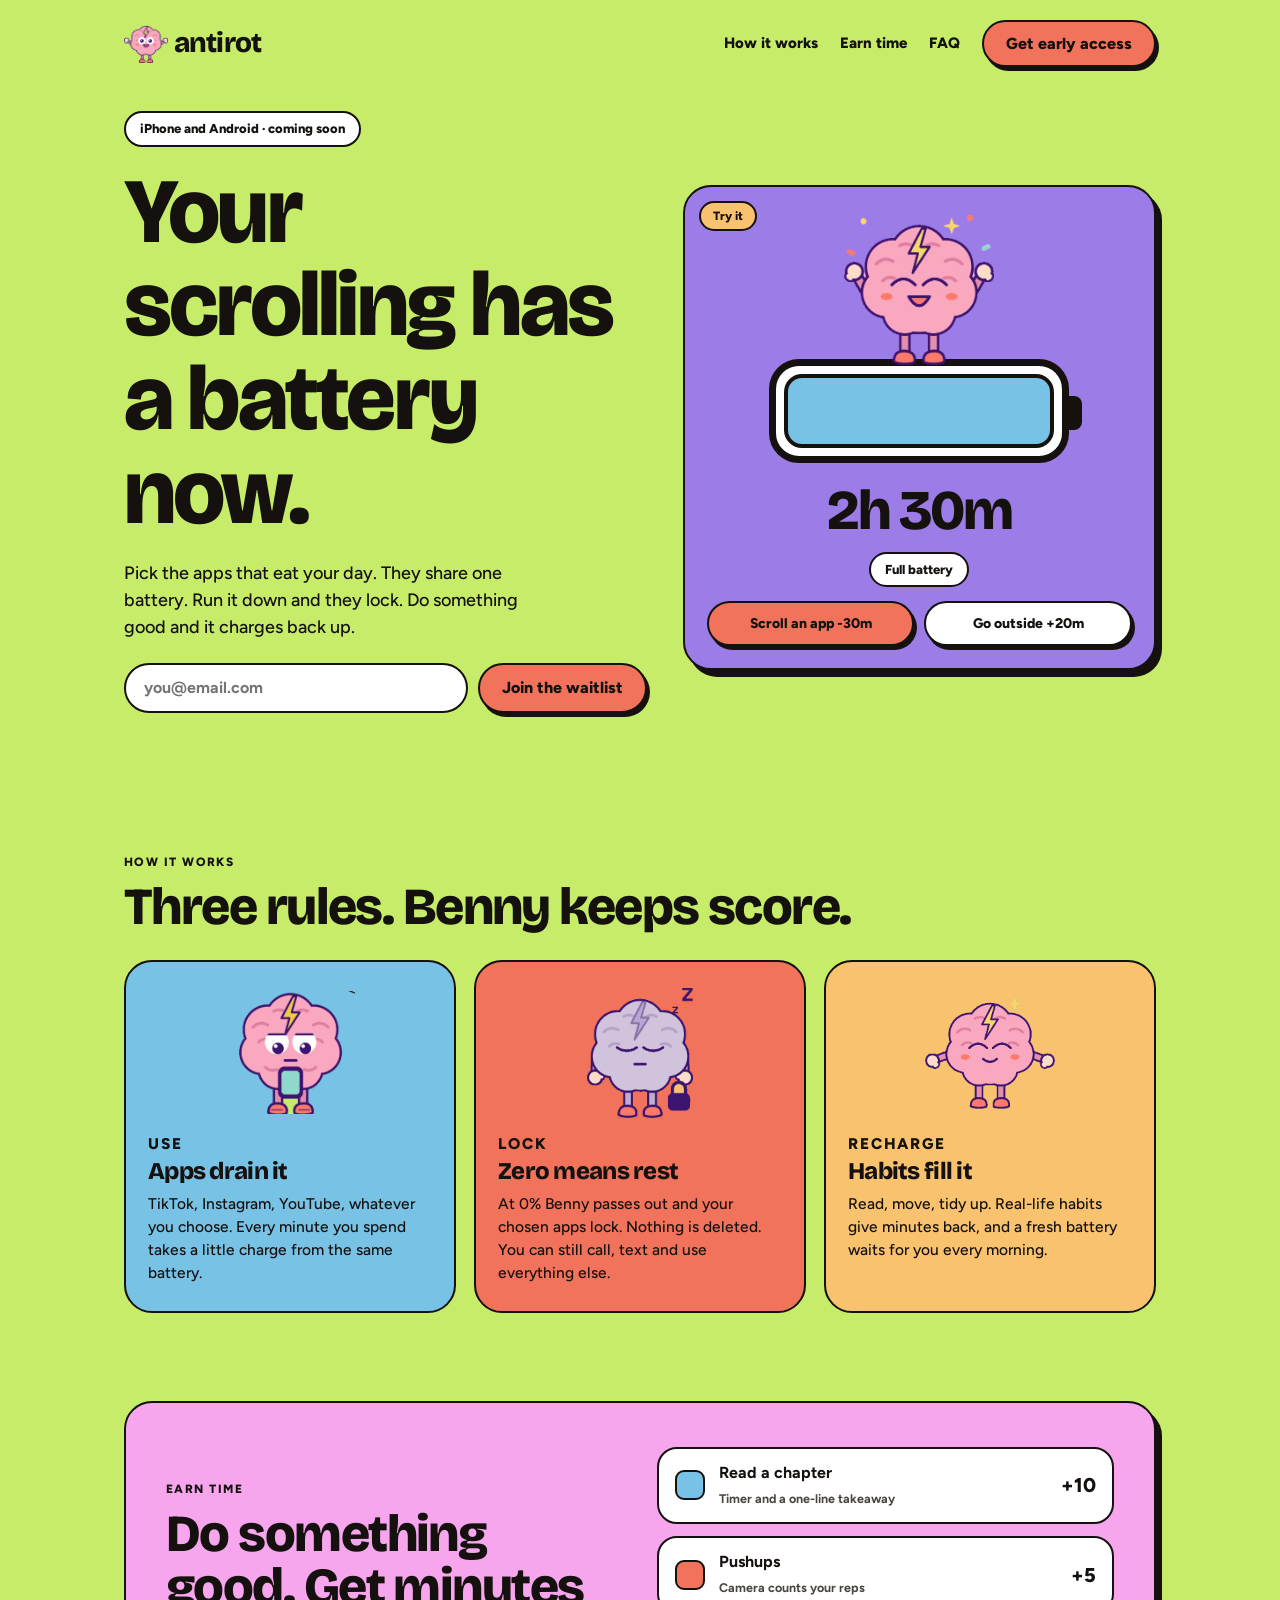
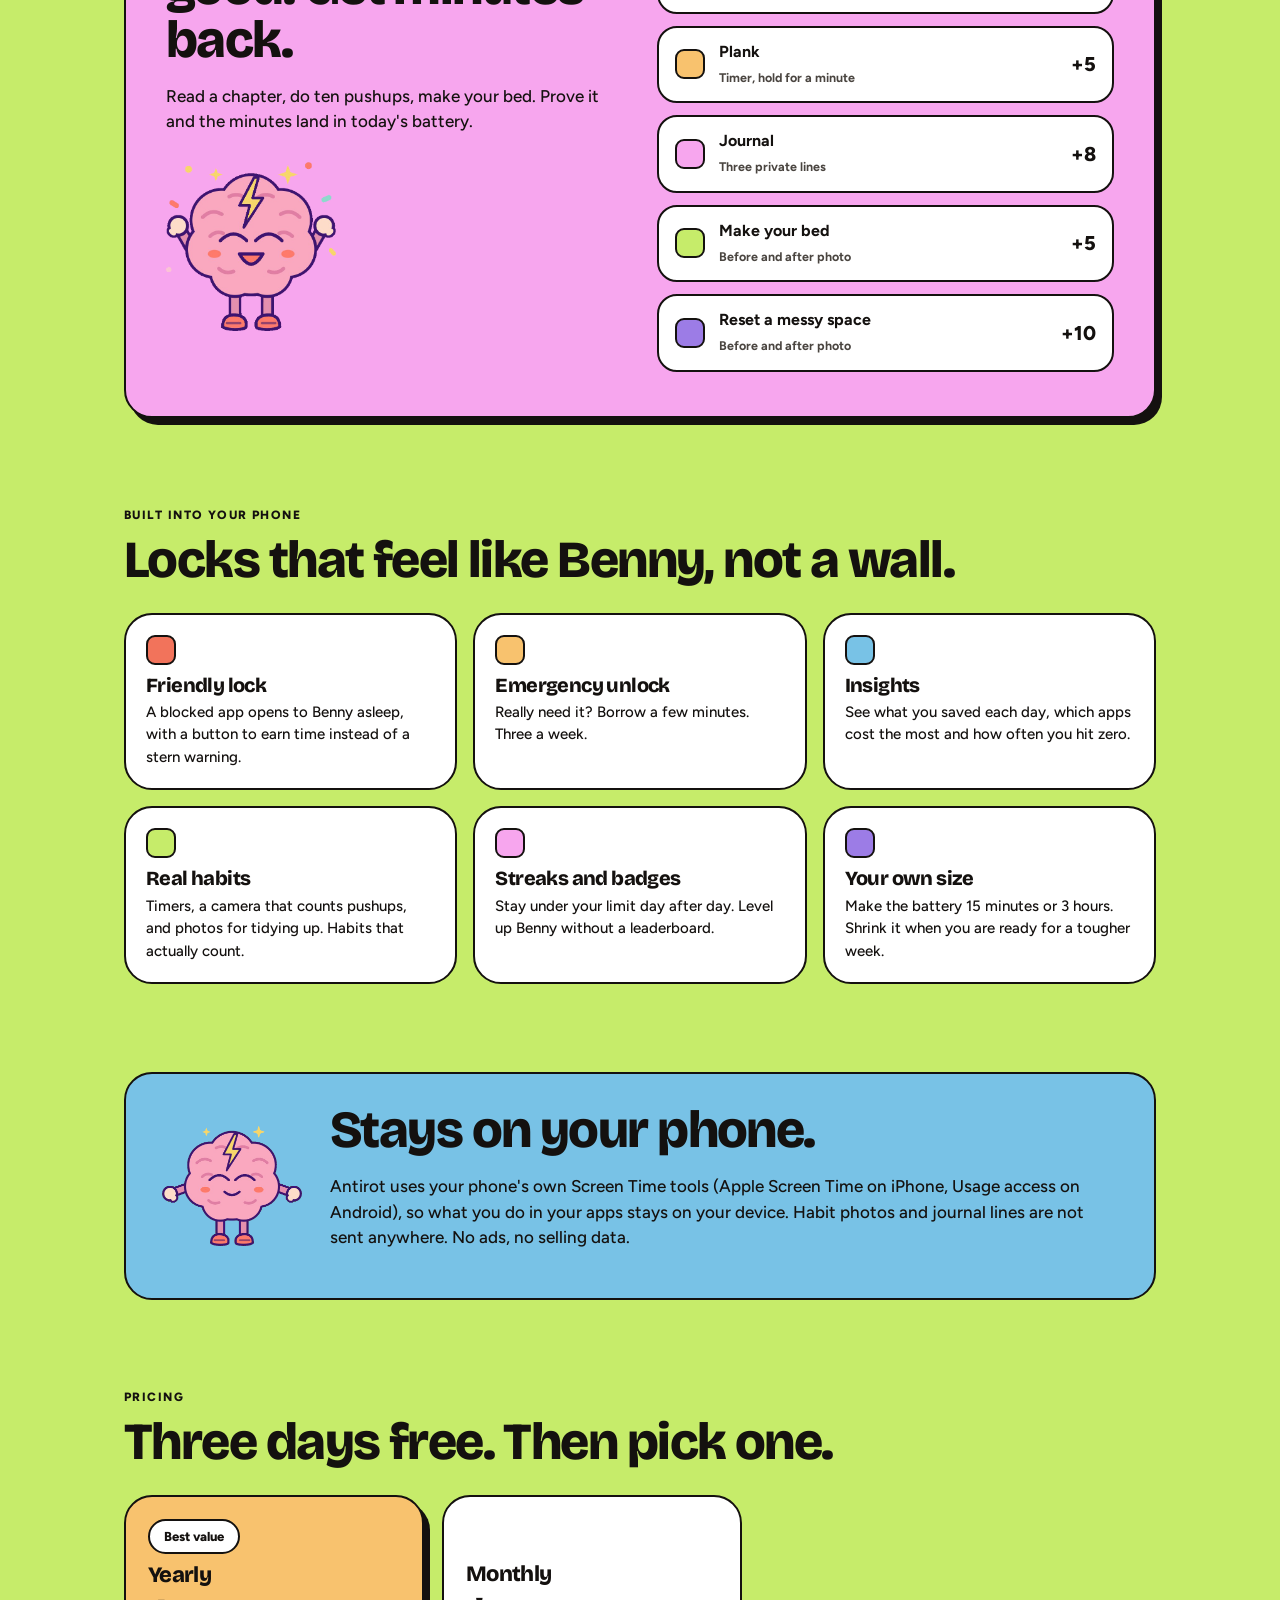
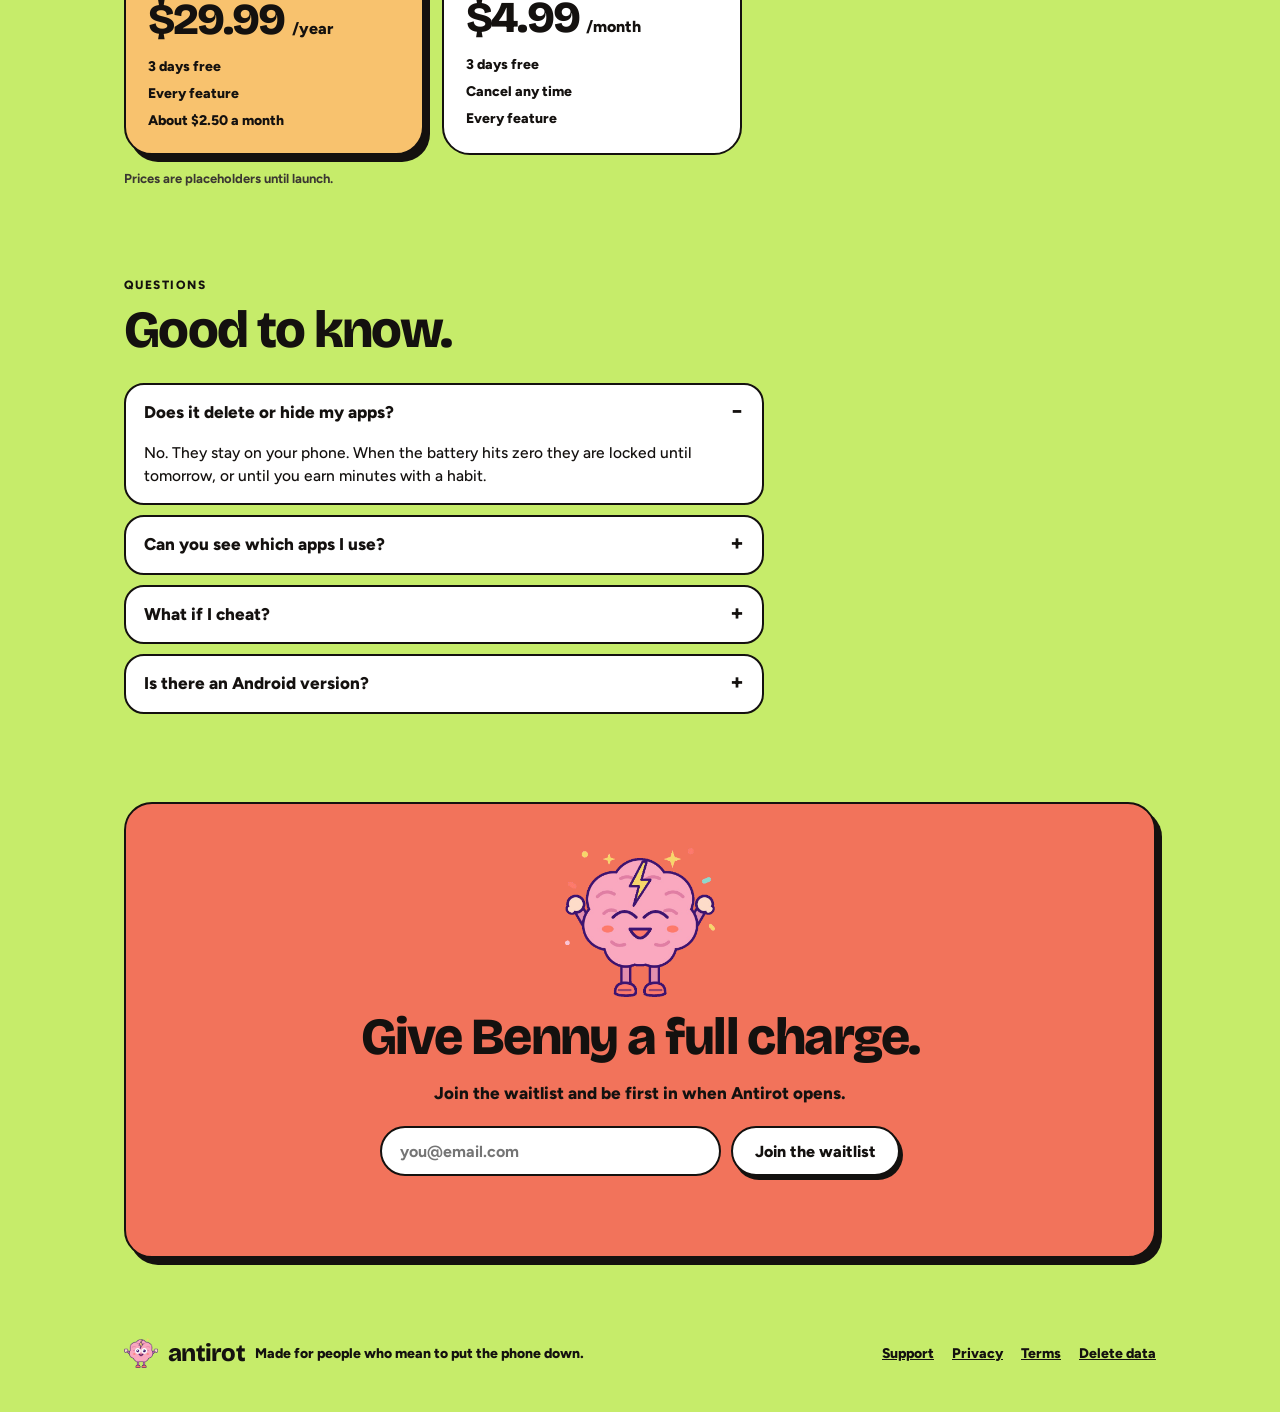
<file: index.html>
<!doctype html>
<html lang="en">
<head>
<meta charset="utf-8">
<meta name="viewport" content="width=device-width,initial-scale=1">
<title>Antirot: your scrolling has a battery now</title>
<meta name="description" content="Pick the apps that eat your day. They share one battery. Run it down and they lock. Do something good and it charges back up.">
<meta property="og:title" content="Antirot: your scrolling has a battery now">
<meta property="og:description" content="One shared battery for your apps. Recharge it with real-life habits.">
<meta property="og:image" content="img/icon-512.png">
<meta name="theme-color" content="#C6EC6A">
<link rel="icon" href="img/favicon.png">
<link rel="preconnect" href="https://fonts.googleapis.com"><link rel="preconnect" href="https://fonts.gstatic.com" crossorigin>
<link href="https://fonts.googleapis.com/css2?family=Bricolage+Grotesque:opsz,wght@12..96,800&family=Figtree:wght@500;700;800&display=swap" rel="stylesheet">
<link rel="stylesheet" href="style.css">
</head>
<body>
<div class="wrap">
  <nav aria-label="Main">
    <a class="brand" href="#top"><img src="img/hello.png" alt=""><span class="brand-word">antirot</span></a>
    <div class="links"><a href="#how">How it works</a><a href="#earn">Earn time</a><a href="#faq">FAQ</a><a class="btn" href="#join">Get early access</a></div>
  </nav>

  <header class="hero" id="top">
    <div>
      <span class="pill">iPhone and Android · coming soon</span>
      <h1>Your scrolling has a battery now.</h1>
      <p class="lead">Pick the apps that eat your day. They share one battery. Run it down and they lock. Do something good and it charges back up.</p>
      <form class="signup" novalidate>
        <input type="email" required placeholder="you@email.com" aria-label="Email address" autocomplete="email">
        <button class="btn" type="submit">Join the waitlist</button>
        <p class="msg" role="status" aria-live="polite"></p>
      </form>
    </div>
    <div class="card shadow demo" aria-label="Try the battery">
      <span class="pill tag">Try it</span>
      <img class="benny" id="benny" src="img/proud.png" alt="Benny the brain mascot">
      <div class="battery" role="img" aria-label="Battery"><div class="fill" id="fill"></div></div>
      <div class="time" id="time">2h 30m</div>
      <span class="pill" id="state">Full battery</span>
      <div class="actions"><button class="btn" id="scroll" type="button">Scroll an app -30m</button><button class="btn white" id="outside" type="button">Go outside +20m</button></div>
    </div>
  </header>

  <section id="how">
    <p class="eyebrow">How it works</p>
    <h2>Three rules. Benny keeps score.</h2>
    <div class="rules">
      <article class="card rule" style="background:var(--sky)"><img src="img/phone.png" alt=""><p class="eyebrow">Use</p><h3>Apps drain it</h3><p>TikTok, Instagram, YouTube, whatever you choose. Every minute you spend takes a little charge from the same battery.</p></article>
      <article class="card rule" style="background:var(--coral)"><img src="img/asleep.png" alt=""><p class="eyebrow">Lock</p><h3>Zero means rest</h3><p>At 0% Benny passes out and your chosen apps lock. Nothing is deleted. You can still call, text and use everything else.</p></article>
      <article class="card rule" style="background:var(--apricot)"><img src="img/recharging.png" alt=""><p class="eyebrow">Recharge</p><h3>Habits fill it</h3><p>Read, move, tidy up. Real-life habits give minutes back, and a fresh battery waits for you every morning.</p></article>
    </div>
  </section>

  <section id="earn">
    <div class="card shadow earn">
      <div>
        <p class="eyebrow">Earn time</p>
        <h2>Do something good. Get minutes back.</h2>
        <p>Read a chapter, do ten pushups, make your bed. Prove it and the minutes land in today's battery.</p>
        <img src="img/joy.png" alt="Benny celebrating">
      </div>
      <div class="habits">
        <div class="habit"><i style="background:var(--sky)"></i><div><b>Read a chapter</b><small>Timer and a one-line takeaway</small></div><span>+10</span></div>
        <div class="habit"><i style="background:var(--coral)"></i><div><b>Pushups</b><small>Camera counts your reps</small></div><span>+5</span></div>
        <div class="habit"><i style="background:var(--apricot)"></i><div><b>Plank</b><small>Timer, hold for a minute</small></div><span>+5</span></div>
        <div class="habit"><i style="background:var(--pink)"></i><div><b>Journal</b><small>Three private lines</small></div><span>+8</span></div>
        <div class="habit"><i style="background:var(--lime)"></i><div><b>Make your bed</b><small>Before and after photo</small></div><span>+5</span></div>
        <div class="habit"><i style="background:var(--violet)"></i><div><b>Reset a messy space</b><small>Before and after photo</small></div><span>+10</span></div>
      </div>
    </div>
  </section>

  <section>
    <p class="eyebrow">Built into your phone</p>
    <h2>Locks that feel like Benny, not a wall.</h2>
    <div class="features">
      <div class="card feature"><i style="background:var(--coral)"></i><h3>Friendly lock</h3><p>A blocked app opens to Benny asleep, with a button to earn time instead of a stern warning.</p></div>
      <div class="card feature"><i style="background:var(--apricot)"></i><h3>Emergency unlock</h3><p>Really need it? Borrow a few minutes. Three a week.</p></div>
      <div class="card feature"><i style="background:var(--sky)"></i><h3>Insights</h3><p>See what you saved each day, which apps cost the most and how often you hit zero.</p></div>
      <div class="card feature"><i style="background:var(--lime)"></i><h3>Real habits</h3><p>Timers, a camera that counts pushups, and photos for tidying up. Habits that actually count.</p></div>
      <div class="card feature"><i style="background:var(--pink)"></i><h3>Streaks and badges</h3><p>Stay under your limit day after day. Level up Benny without a leaderboard.</p></div>
      <div class="card feature"><i style="background:var(--violet)"></i><h3>Your own size</h3><p>Make the battery 15 minutes or 3 hours. Shrink it when you are ready for a tougher week.</p></div>
    </div>
  </section>

  <section>
    <div class="card private">
      <img src="img/sleepy.png" alt="Benny in a nightcap">
      <div>
        <h2>Stays on your phone.</h2>
        <p>Antirot uses your phone's own Screen Time tools (Apple Screen Time on iPhone, Usage access on Android), so what you do in your apps stays on your device. Habit photos and journal lines are not sent anywhere. No ads, no selling data.</p>
      </div>
    </div>
  </section>

  <section>
    <p class="eyebrow">Pricing</p>
    <h2>Three days free. Then pick one.</h2>
    <div class="plans">
      <div class="card plan best"><span class="pill">Best value</span><h3>Yearly</h3><div class="price">$29.99 <small>/year</small></div><ul><li>3 days free</li><li>Every feature</li><li>About $2.50 a month</li></ul></div>
      <div class="card plan"><h3 style="margin-top:44px">Monthly</h3><div class="price">$4.99 <small>/month</small></div><ul><li>3 days free</li><li>Cancel any time</li><li>Every feature</li></ul></div>
    </div>
    <p class="note">Prices are placeholders until launch.</p>
  </section>

  <section id="faq">
    <p class="eyebrow">Questions</p>
    <h2>Good to know.</h2>
    <div class="faq">
      <details open><summary>Does it delete or hide my apps?</summary><p>No. They stay on your phone. When the battery hits zero they are locked until tomorrow, or until you earn minutes with a habit.</p></details>
      <details><summary>Can you see which apps I use?</summary><p>No. Antirot works with your phone's own Screen Time tools and keeps everything on your device. Nothing about your apps is sent to us.</p></details>
      <details><summary>What if I cheat?</summary><p>Antirot is a tool for people who want help, so you are in charge. You can turn the permissions off or delete the app any time. Emergency unlocks are limited to three a week, and habits are checked on your phone.</p></details>
      <details><summary>Is there an Android version?</summary><p>Yes. Antirot is coming to both iPhone and Android.</p></details>
    </div>
  </section>

  <section id="join">
    <div class="card shadow cta">
      <img src="img/joy.png" alt="Benny celebrating">
      <h2>Give Benny a full charge.</h2>
      <p style="font-weight:800">Join the waitlist and be first in when Antirot opens.</p>
      <form class="signup" novalidate>
        <input type="email" required placeholder="you@email.com" aria-label="Email address" autocomplete="email">
        <button class="btn" type="submit">Join the waitlist</button>
        <p class="msg" role="status" aria-live="polite"></p>
      </form>
    </div>
  </section>

</div>

<footer>
  <div class="wrap row">
    <div><img src="img/hello.png" alt=""><span class="brand-word" style="font-size:24px">antirot</span><span>Made for people who mean to put the phone down.</span></div>
    <nav aria-label="Legal"><a href="support.html">Support</a><a href="privacy.html">Privacy</a><a href="terms.html">Terms</a><a href="delete-data.html">Delete data</a></nav>
  </div>
</footer>
<script src="config.js"></script>
<script src="script.js"></script>
</body>
</html>
</file>
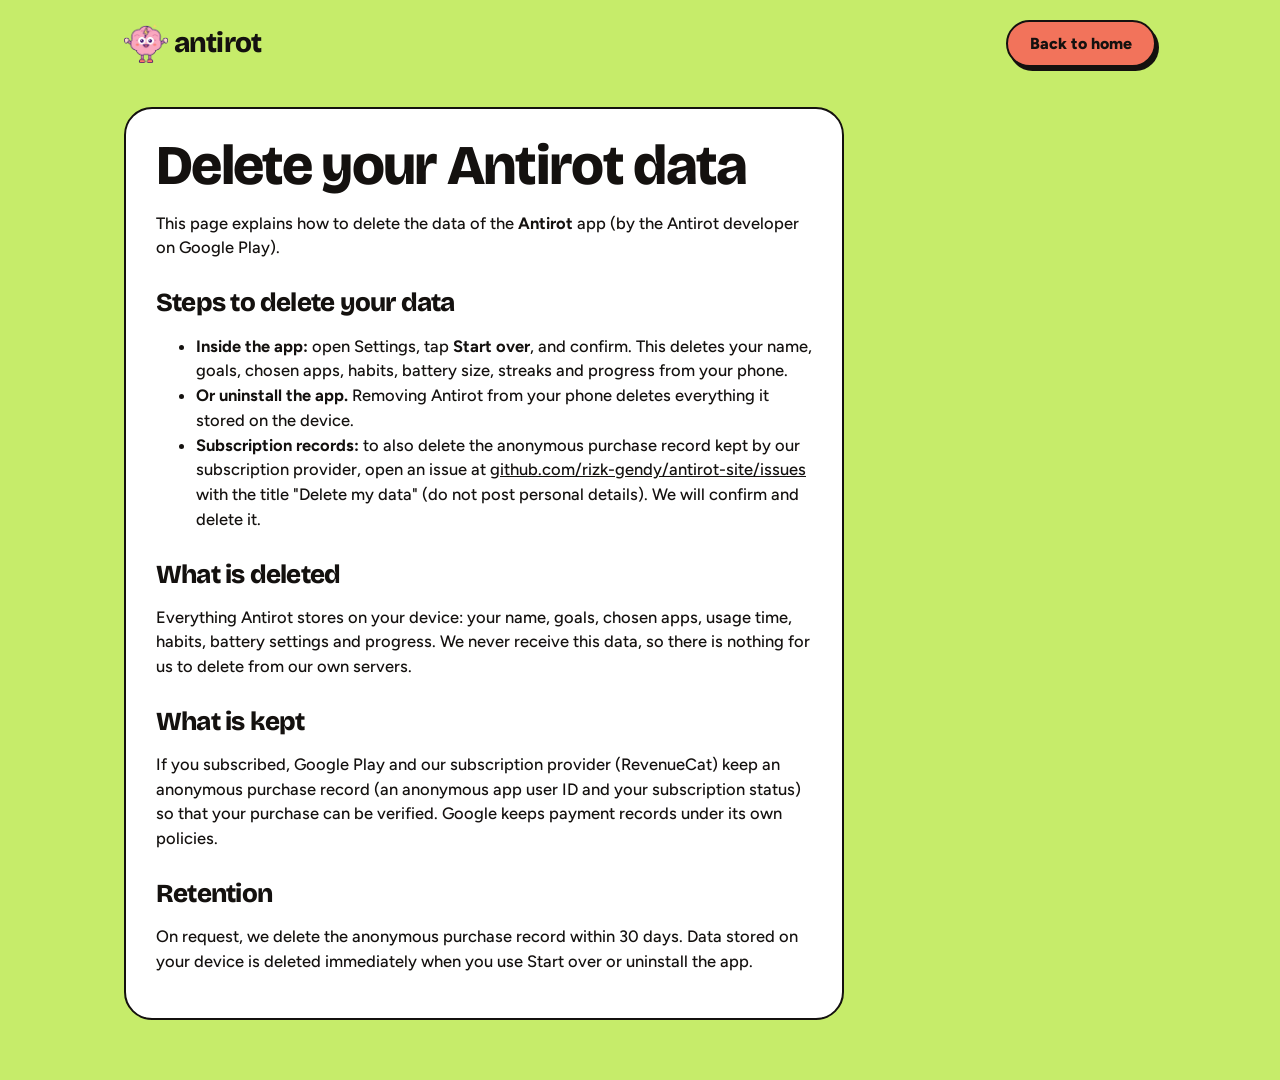
<file: delete-data.html>
<!doctype html><html lang="en"><head><meta charset="utf-8"><meta name="viewport" content="width=device-width,initial-scale=1">
<title>Delete your data | Antirot</title><link rel="icon" href="img/favicon.png">
<link href="https://fonts.googleapis.com/css2?family=Bricolage+Grotesque:opsz,wght@12..96,800&family=Figtree:wght@500;700;800&display=swap" rel="stylesheet">
<link rel="stylesheet" href="style.css"></head><body><div class="wrap">
<nav aria-label="Main"><a class="brand" href="index.html"><img src="img/hello.png" alt=""><span class="brand-word">antirot</span></a><div class="links"><a class="btn" href="index.html">Back to home</a></div></nav>
<main class="legal"><div class="doc">
<h1>Delete your Antirot data</h1>
<p>This page explains how to delete the data of the <strong>Antirot</strong> app (by the Antirot developer on Google Play).</p>
<h2>Steps to delete your data</h2>
<ul>
<li><strong>Inside the app:</strong> open Settings, tap <strong>Start over</strong>, and confirm. This deletes your name, goals, chosen apps, habits, battery size, streaks and progress from your phone.</li>
<li><strong>Or uninstall the app.</strong> Removing Antirot from your phone deletes everything it stored on the device.</li>
<li><strong>Subscription records:</strong> to also delete the anonymous purchase record kept by our subscription provider, open an issue at <a href="https://github.com/rizk-gendy/antirot-site/issues">github.com/rizk-gendy/antirot-site/issues</a> with the title "Delete my data" (do not post personal details). We will confirm and delete it.</li>
</ul>
<h2>What is deleted</h2>
<p>Everything Antirot stores on your device: your name, goals, chosen apps, usage time, habits, battery settings and progress. We never receive this data, so there is nothing for us to delete from our own servers.</p>
<h2>What is kept</h2>
<p>If you subscribed, Google Play and our subscription provider (RevenueCat) keep an anonymous purchase record (an anonymous app user ID and your subscription status) so that your purchase can be verified. Google keeps payment records under its own policies.</p>
<h2>Retention</h2>
<p>On request, we delete the anonymous purchase record within 30 days. Data stored on your device is deleted immediately when you use Start over or uninstall the app.</p>
</div></main></div></body></html>
</file>
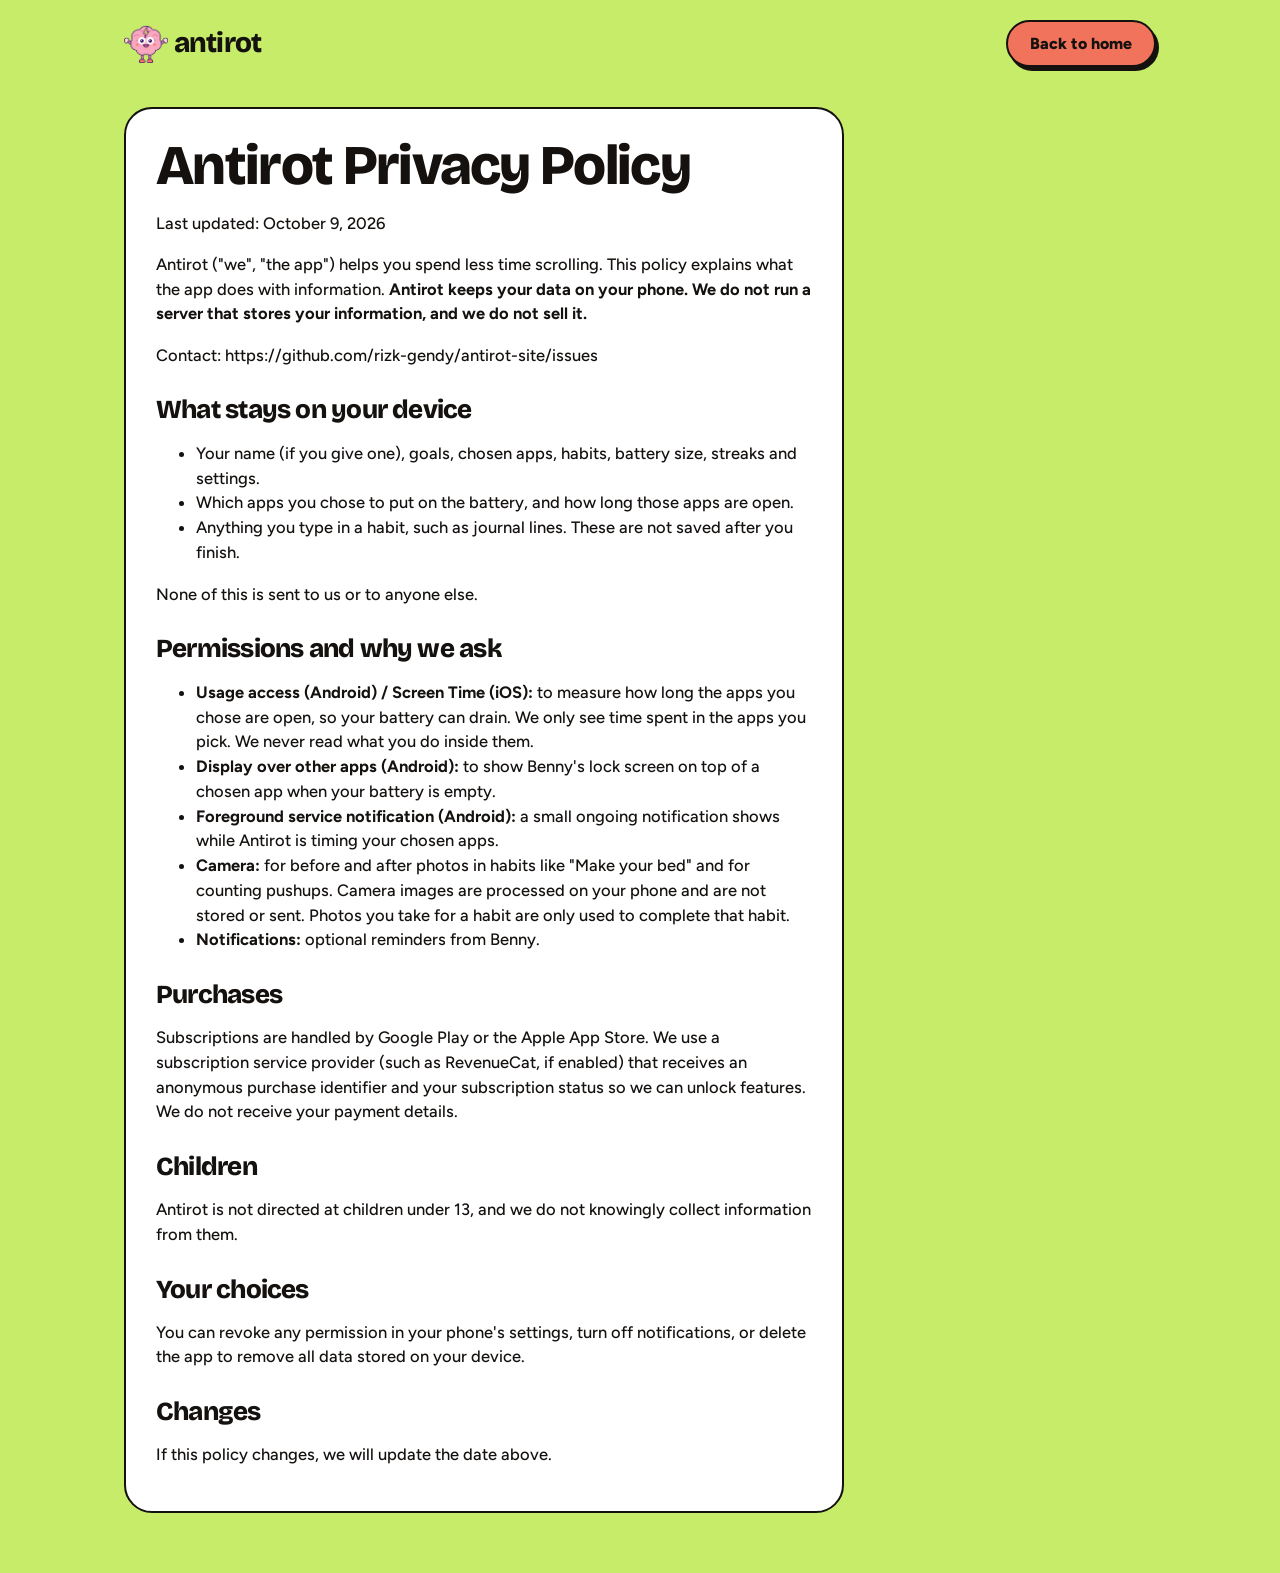
<file: privacy.html>
<!doctype html><html lang="en"><head><meta charset="utf-8"><meta name="viewport" content="width=device-width,initial-scale=1">
<title>Privacy Policy | Antirot</title><link rel="icon" href="img/favicon.png">
<link href="https://fonts.googleapis.com/css2?family=Bricolage+Grotesque:opsz,wght@12..96,800&family=Figtree:wght@500;700;800&display=swap" rel="stylesheet">
<link rel="stylesheet" href="style.css"></head><body><div class="wrap">
<nav aria-label="Main"><a class="brand" href="index.html"><img src="img/hello.png" alt=""><span class="brand-word">antirot</span></a><div class="links"><a class="btn" href="index.html">Back to home</a></div></nav>
<main class="legal"><div class="doc"><h1>Antirot Privacy Policy</h1>
<p>Last updated: October 9, 2026</p>
<p>Antirot (&quot;we&quot;, &quot;the app&quot;) helps you spend less time scrolling. This policy explains what the app does with information. <strong>Antirot keeps your data on your phone. We do not run a server that stores your information, and we do not sell it.</strong></p>
<p>Contact: https://github.com/rizk-gendy/antirot-site/issues</p>
<h2>What stays on your device</h2>
<ul>
<li>Your name (if you give one), goals, chosen apps, habits, battery size, streaks and settings.</li>
<li>Which apps you chose to put on the battery, and how long those apps are open.</li>
<li>Anything you type in a habit, such as journal lines. These are not saved after you finish.</li>
</ul>
<p>None of this is sent to us or to anyone else.</p>
<h2>Permissions and why we ask</h2>
<ul>
<li><strong>Usage access (Android) / Screen Time (iOS):</strong> to measure how long the apps you chose are open, so your battery can drain. We only see time spent in the apps you pick. We never read what you do inside them.</li>
<li><strong>Display over other apps (Android):</strong> to show Benny&#x27;s lock screen on top of a chosen app when your battery is empty.</li>
<li><strong>Foreground service notification (Android):</strong> a small ongoing notification shows while Antirot is timing your chosen apps.</li>
<li><strong>Camera:</strong> for before and after photos in habits like &quot;Make your bed&quot; and for counting pushups. Camera images are processed on your phone and are not stored or sent. Photos you take for a habit are only used to complete that habit.</li>
<li><strong>Notifications:</strong> optional reminders from Benny.</li>
</ul>
<h2>Purchases</h2>
<p>Subscriptions are handled by Google Play or the Apple App Store. We use a subscription service provider (such as RevenueCat, if enabled) that receives an anonymous purchase identifier and your subscription status so we can unlock features. We do not receive your payment details.</p>
<h2>Children</h2>
<p>Antirot is not directed at children under 13, and we do not knowingly collect information from them.</p>
<h2>Your choices</h2>
<p>You can revoke any permission in your phone&#x27;s settings, turn off notifications, or delete the app to remove all data stored on your device.</p>
<h2>Changes</h2>
<p>If this policy changes, we will update the date above.</p></div></main></div></body></html>
</file>
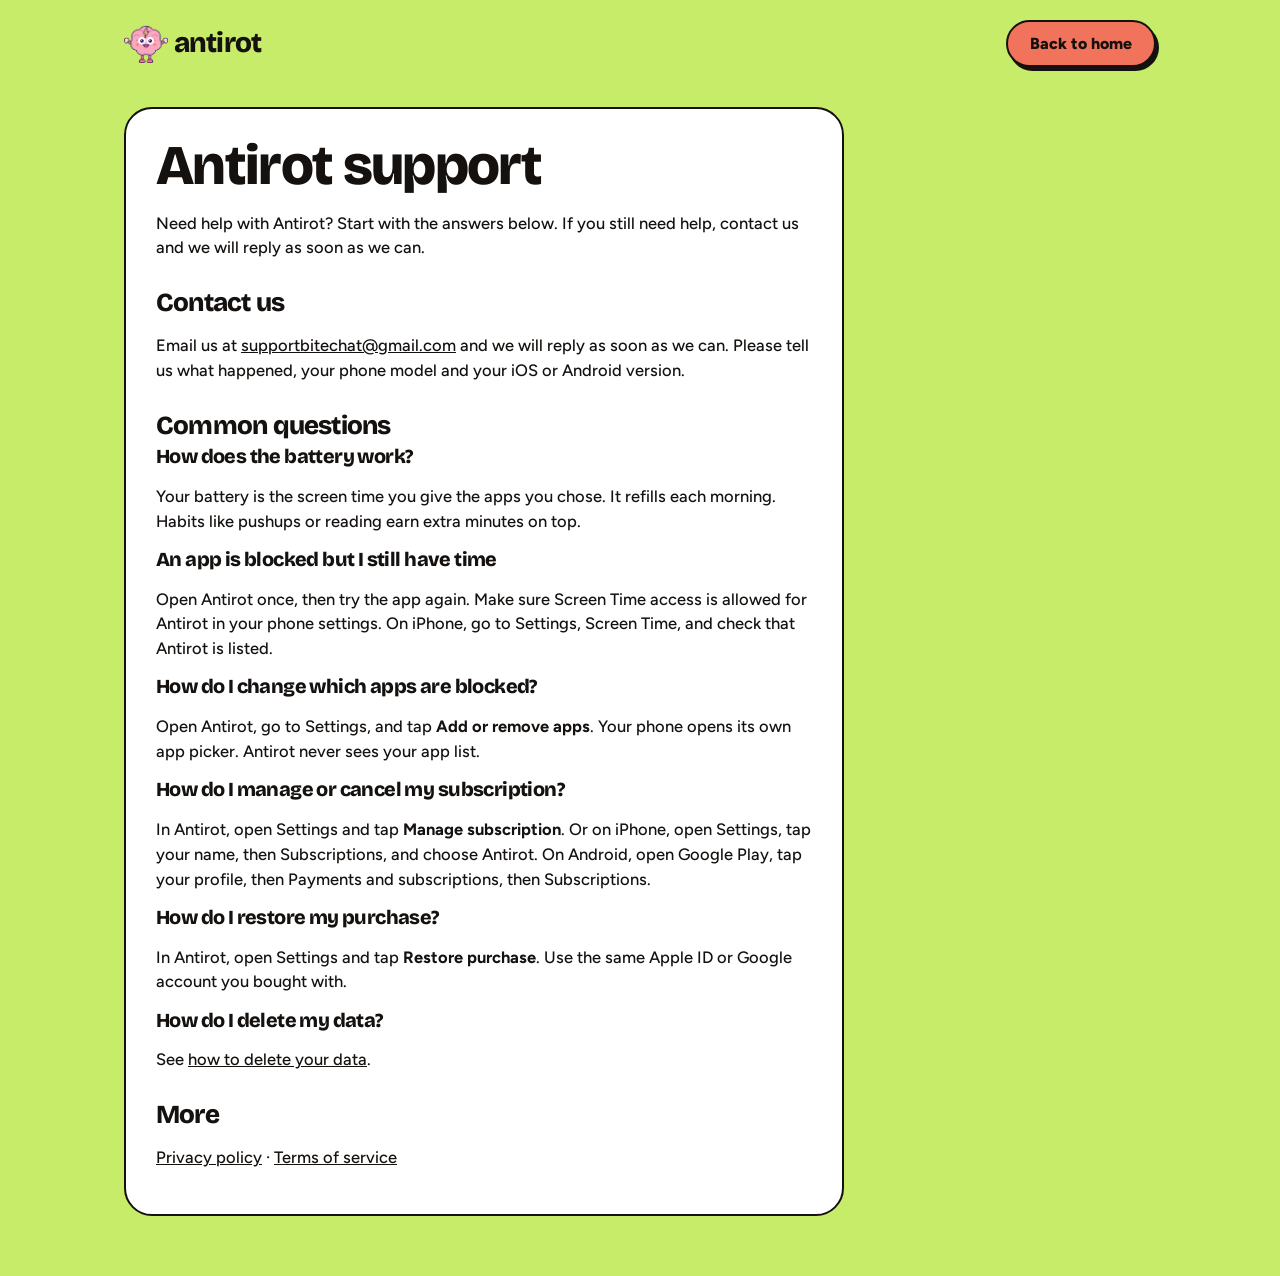
<file: support.html>
<!doctype html><html lang="en"><head><meta charset="utf-8"><meta name="viewport" content="width=device-width,initial-scale=1">
<title>Support | Antirot</title><link rel="icon" href="img/favicon.png">
<link href="https://fonts.googleapis.com/css2?family=Bricolage+Grotesque:opsz,wght@12..96,800&family=Figtree:wght@500;700;800&display=swap" rel="stylesheet">
<link rel="stylesheet" href="style.css"></head><body><div class="wrap">
<nav aria-label="Main"><a class="brand" href="index.html"><img src="img/hello.png" alt=""><span class="brand-word">antirot</span></a><div class="links"><a class="btn" href="index.html">Back to home</a></div></nav>
<main class="legal"><div class="doc">
<h1>Antirot support</h1>
<p>Need help with Antirot? Start with the answers below. If you still need help, contact us and we will reply as soon as we can.</p>
<h2>Contact us</h2>
<p>Email us at <a href="mailto:supportbitechat@gmail.com">supportbitechat@gmail.com</a> and we will reply as soon as we can. Please tell us what happened, your phone model and your iOS or Android version.</p>
<h2>Common questions</h2>
<h3>How does the battery work?</h3>
<p>Your battery is the screen time you give the apps you chose. It refills each morning. Habits like pushups or reading earn extra minutes on top.</p>
<h3>An app is blocked but I still have time</h3>
<p>Open Antirot once, then try the app again. Make sure Screen Time access is allowed for Antirot in your phone settings. On iPhone, go to Settings, Screen Time, and check that Antirot is listed.</p>
<h3>How do I change which apps are blocked?</h3>
<p>Open Antirot, go to Settings, and tap <strong>Add or remove apps</strong>. Your phone opens its own app picker. Antirot never sees your app list.</p>
<h3>How do I manage or cancel my subscription?</h3>
<p>In Antirot, open Settings and tap <strong>Manage subscription</strong>. Or on iPhone, open Settings, tap your name, then Subscriptions, and choose Antirot. On Android, open Google Play, tap your profile, then Payments and subscriptions, then Subscriptions.</p>
<h3>How do I restore my purchase?</h3>
<p>In Antirot, open Settings and tap <strong>Restore purchase</strong>. Use the same Apple ID or Google account you bought with.</p>
<h3>How do I delete my data?</h3>
<p>See <a href="delete-data.html">how to delete your data</a>.</p>
<h2>More</h2>
<p><a href="privacy.html">Privacy policy</a> &middot; <a href="terms.html">Terms of service</a></p>
</div></main></div>
</body></html>
</file>
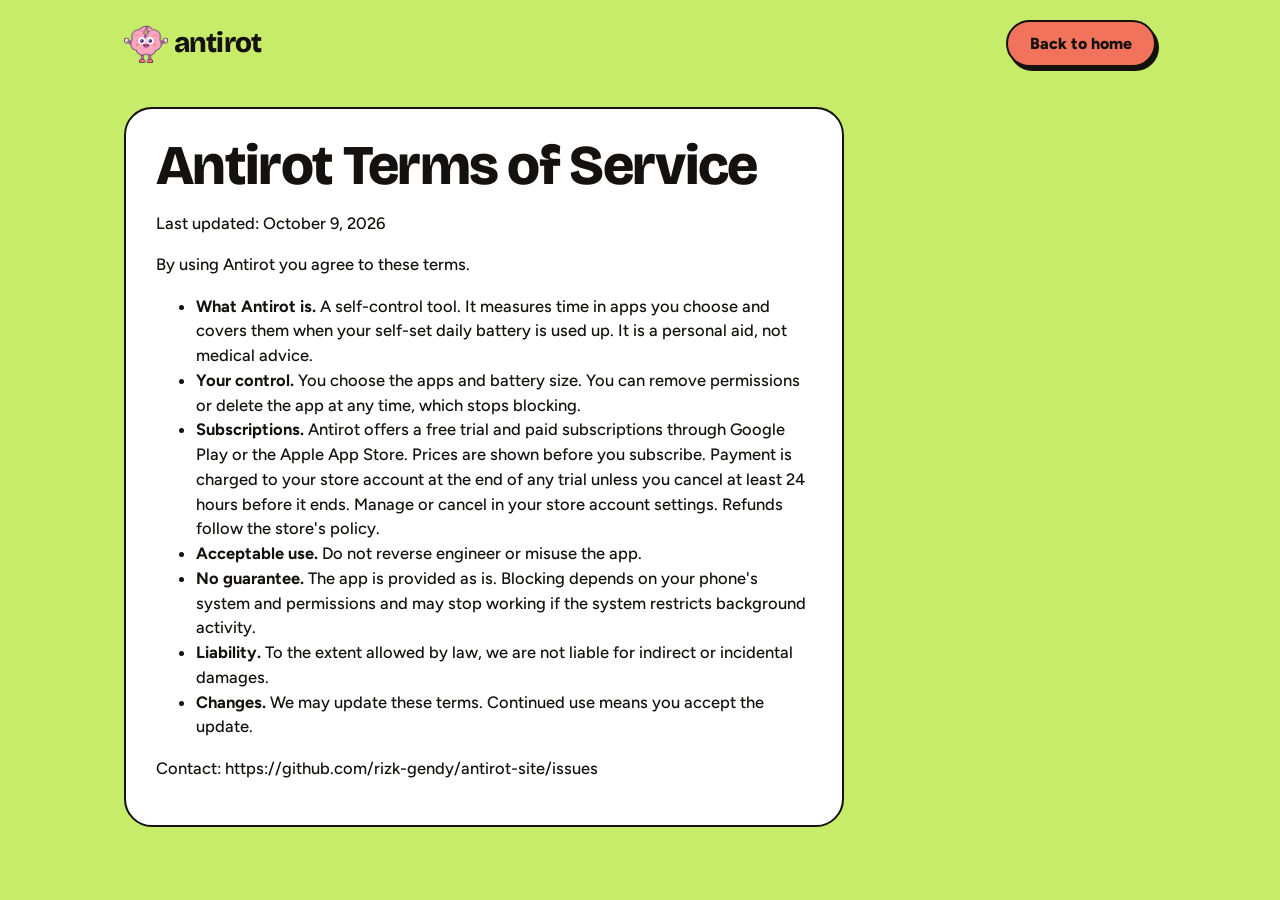
<file: terms.html>
<!doctype html><html lang="en"><head><meta charset="utf-8"><meta name="viewport" content="width=device-width,initial-scale=1">
<title>Terms of Service | Antirot</title><link rel="icon" href="img/favicon.png">
<link href="https://fonts.googleapis.com/css2?family=Bricolage+Grotesque:opsz,wght@12..96,800&family=Figtree:wght@500;700;800&display=swap" rel="stylesheet">
<link rel="stylesheet" href="style.css"></head><body><div class="wrap">
<nav aria-label="Main"><a class="brand" href="index.html"><img src="img/hello.png" alt=""><span class="brand-word">antirot</span></a><div class="links"><a class="btn" href="index.html">Back to home</a></div></nav>
<main class="legal"><div class="doc"><h1>Antirot Terms of Service</h1>
<p>Last updated: October 9, 2026</p>
<p>By using Antirot you agree to these terms.</p>
<ul>
<li><strong>What Antirot is.</strong> A self-control tool. It measures time in apps you choose and covers them when your self-set daily battery is used up. It is a personal aid, not medical advice.</li>
<li><strong>Your control.</strong> You choose the apps and battery size. You can remove permissions or delete the app at any time, which stops blocking.</li>
<li><strong>Subscriptions.</strong> Antirot offers a free trial and paid subscriptions through Google Play or the Apple App Store. Prices are shown before you subscribe. Payment is charged to your store account at the end of any trial unless you cancel at least 24 hours before it ends. Manage or cancel in your store account settings. Refunds follow the store&#x27;s policy.</li>
<li><strong>Acceptable use.</strong> Do not reverse engineer or misuse the app.</li>
<li><strong>No guarantee.</strong> The app is provided as is. Blocking depends on your phone&#x27;s system and permissions and may stop working if the system restricts background activity.</li>
<li><strong>Liability.</strong> To the extent allowed by law, we are not liable for indirect or incidental damages.</li>
<li><strong>Changes.</strong> We may update these terms. Continued use means you accept the update.</li>
</ul>
<p>Contact: https://github.com/rizk-gendy/antirot-site/issues</p></div></main></div></body></html>
</file>
<file: style.css>
:root{--lime:#C6EC6A;--violet:#9C7CE6;--coral:#F2735B;--pink:#F7A6EE;--apricot:#F8C26E;--sky:#78C2E6;--ink:#14110F;--white:#fff;--radius:28px;--stroke:2.5px}
*{box-sizing:border-box}
html{scroll-behavior:smooth}
body{margin:0;background:var(--lime);color:var(--ink);font-family:'Figtree',system-ui,sans-serif;font-weight:500;font-size:17px;line-height:1.5;-webkit-font-smoothing:antialiased}
h1,h2,h3,.brand-word{font-family:'Bricolage Grotesque','Figtree',sans-serif;font-weight:800;letter-spacing:-.03em;line-height:1.02;margin:0}
a{color:inherit}
.wrap{max-width:1080px;margin:0 auto;padding:0 24px}
.eyebrow{font-size:12px;font-weight:800;letter-spacing:.12em;text-transform:uppercase;margin:0 0 10px}
.card{border:var(--stroke) solid var(--ink);border-radius:var(--radius);background:var(--white)}
.shadow{box-shadow:6px 7px 0 var(--ink)}
.pill{display:inline-flex;align-items:center;border:var(--stroke) solid var(--ink);border-radius:999px;padding:6px 14px;font-weight:800;font-size:13px;background:var(--white)}
.btn{display:inline-flex;align-items:center;justify-content:center;border:var(--stroke) solid var(--ink);border-radius:999px;padding:12px 22px;font:800 16px 'Figtree',sans-serif;color:var(--ink);background:var(--coral);cursor:pointer;text-decoration:none;box-shadow:3px 4px 0 var(--ink);transition:transform .08s,box-shadow .08s}
.btn:hover{transform:translate(1px,1px);box-shadow:2px 3px 0 var(--ink)}
.btn:active{transform:translate(3px,4px);box-shadow:0 0 0 var(--ink)}
.btn.white{background:var(--white)}
.btn:focus-visible,input:focus-visible,summary:focus-visible,a:focus-visible{outline:3px solid var(--violet);outline-offset:3px}
/* nav */
nav{display:flex;align-items:center;justify-content:space-between;padding:20px 0}
.brand{display:flex;align-items:center;gap:6px;text-decoration:none}
.brand img{width:44px;height:44px;object-fit:contain}
.brand-word{font-size:28px}
.links{display:flex;align-items:center;gap:22px;font-weight:800;font-size:15px}
.links a{text-decoration:none}
@media(max-width:720px){.links a:not(.btn){display:none}}
/* hero */
.hero{display:grid;grid-template-columns:1.05fr .95fr;gap:36px;align-items:center;padding:24px 0 64px}
.hero h1{font-size:clamp(46px,8vw,92px);margin:18px 0 20px}
.hero p.lead{max-width:420px;margin:0 0 22px;font-size:18px}
.signup{display:flex;gap:10px;flex-wrap:wrap}
.signup input{flex:1 1 200px;min-width:0;height:50px;border:var(--stroke) solid var(--ink);border-radius:999px;padding:0 18px;font:700 16px 'Figtree',sans-serif;background:var(--white)}
.signup .msg{flex-basis:100%;font-weight:700;font-size:14px;min-height:20px;margin:2px 4px 0}
.demo{background:var(--violet);padding:22px;text-align:center;position:relative}
.demo .tag{position:absolute;top:14px;left:14px;background:var(--apricot);font-size:12px;padding:4px 12px}
.demo img.benny{width:150px;height:auto;display:block;margin:6px auto -6px;position:relative;z-index:1}
.battery{position:relative;width:min(300px,80%);height:104px;margin:0 auto;border:7px solid var(--ink);border-radius:30px;background:var(--white);padding:8px}
.battery::after{content:"";position:absolute;right:-20px;top:30px;width:14px;height:34px;background:var(--ink);border-radius:0 8px 8px 0}
.battery .fill{height:100%;min-width:0;border:4px solid var(--ink);border-radius:18px;background:var(--sky);transition:width .6s cubic-bezier(.2,.8,.2,1),background .3s}
.battery .fill.low{background:var(--coral)}
.demo .time{font:800 56px 'Bricolage Grotesque',sans-serif;letter-spacing:-.04em;margin:14px 0 8px}
.demo .actions{display:flex;gap:10px;margin-top:14px}
.demo .actions .btn{flex:1;padding:12px 10px;font-size:14px}
@media(max-width:860px){.hero{grid-template-columns:1fr}.hero p.lead{max-width:none}}
/* sections */
section{padding:44px 0}
h2{font-size:clamp(32px,5vw,52px);margin-bottom:26px}
.rules{display:grid;grid-template-columns:repeat(3,1fr);gap:18px}
.rule{padding:26px 22px}
.rule img{width:130px;height:130px;object-fit:contain;display:block;margin:0 auto 14px}
.rule h3{font-size:24px;margin:4px 0 8px}
.rule p{margin:0;font-size:15.5px}
@media(max-width:860px){.rules{grid-template-columns:1fr}}
.earn{background:var(--pink);padding:44px 40px;display:grid;grid-template-columns:1fr 1fr;gap:34px;align-items:center}
.earn h2{margin-bottom:14px}
.earn img{width:170px;margin-top:10px}
.habits{display:grid;gap:12px}
.habit{display:flex;align-items:center;gap:14px;padding:12px 16px;background:var(--white);border:var(--stroke) solid var(--ink);border-radius:20px}
.habit i{width:30px;height:30px;border:var(--stroke) solid var(--ink);border-radius:9px;flex:none}
.habit b{display:block;font-size:16px}
.habit small{font-weight:700;color:#4a4540;font-size:12.5px}
.habit span{margin-left:auto;font:800 20px 'Figtree',sans-serif}
@media(max-width:860px){.earn{grid-template-columns:1fr;padding:30px 22px}}
.features{display:grid;grid-template-columns:repeat(3,1fr);gap:16px}
.feature{padding:20px}
.feature i{display:block;width:30px;height:30px;border:var(--stroke) solid var(--ink);border-radius:9px;margin-bottom:10px}
.feature h3{font-size:20px;margin-bottom:6px}
.feature p{margin:0;font-size:15px}
@media(max-width:860px){.features{grid-template-columns:1fr 1fr}}@media(max-width:560px){.features{grid-template-columns:1fr}}
.private{background:var(--sky);padding:30px 36px;display:flex;gap:28px;align-items:center}
.private img{width:140px;flex:none}
.private h2{margin-bottom:10px}
@media(max-width:700px){.private{flex-direction:column;text-align:center;padding:28px 22px}}
.plans{display:grid;grid-template-columns:repeat(2,minmax(0,300px));gap:18px}
.plan{padding:22px;position:relative}
.plan.best{background:var(--apricot);box-shadow:6px 7px 0 var(--ink)}
.plan .pill{margin-bottom:10px}
.plan h3{font-size:22px}
.plan .price{font:800 44px 'Bricolage Grotesque',sans-serif;letter-spacing:-.04em;margin:6px 0}
.plan .price small{font:800 16px 'Figtree',sans-serif;letter-spacing:0}
.plan ul{list-style:none;margin:10px 0 0;padding:0;font-weight:800;font-size:14px;display:grid;gap:6px}
.note{font-size:13px;font-weight:700;margin:14px 0 0;color:#3b3732}
@media(max-width:700px){.plans{grid-template-columns:1fr}}
.faq{max-width:640px;display:grid;gap:10px}
.faq details{border:var(--stroke) solid var(--ink);border-radius:20px;background:var(--white);padding:0 18px}
.faq summary{cursor:pointer;list-style:none;padding:15px 0;font-weight:800;display:flex;justify-content:space-between;gap:12px}
.faq summary::-webkit-details-marker{display:none}
.faq summary::after{content:"+";font-size:22px;line-height:1}
.faq details[open] summary::after{content:"\2212"}
.faq details p{margin:0 0 16px;font-size:15.5px}
.cta{background:var(--coral);text-align:center;padding:44px 24px 48px}
.cta img{width:150px}
.cta h2{margin:6px 0 10px}
.cta .signup{justify-content:center;max-width:520px;margin:20px auto 0}
.cta .btn{background:var(--white)}
footer{padding:36px 0 44px}
footer .row{display:flex;justify-content:space-between;align-items:center;gap:16px;flex-wrap:wrap;font-weight:800;font-size:14px}
footer .row div{display:flex;align-items:center;gap:10px}
footer .row img{width:34px}
footer nav{padding:0;gap:18px}
/* legal pages */
.legal{max-width:720px;padding:20px 0 60px}
.legal h1{font-size:clamp(36px,6vw,56px);margin-bottom:8px}
.legal h2{font-size:26px;margin:30px 0 8px}
.legal p,.legal li{font-size:16.5px}
.legal .doc{background:var(--white);padding:28px 30px;border:var(--stroke) solid var(--ink);border-radius:var(--radius)}
@media (prefers-reduced-motion:reduce){*{transition:none!important;scroll-behavior:auto!important}}
</file>
